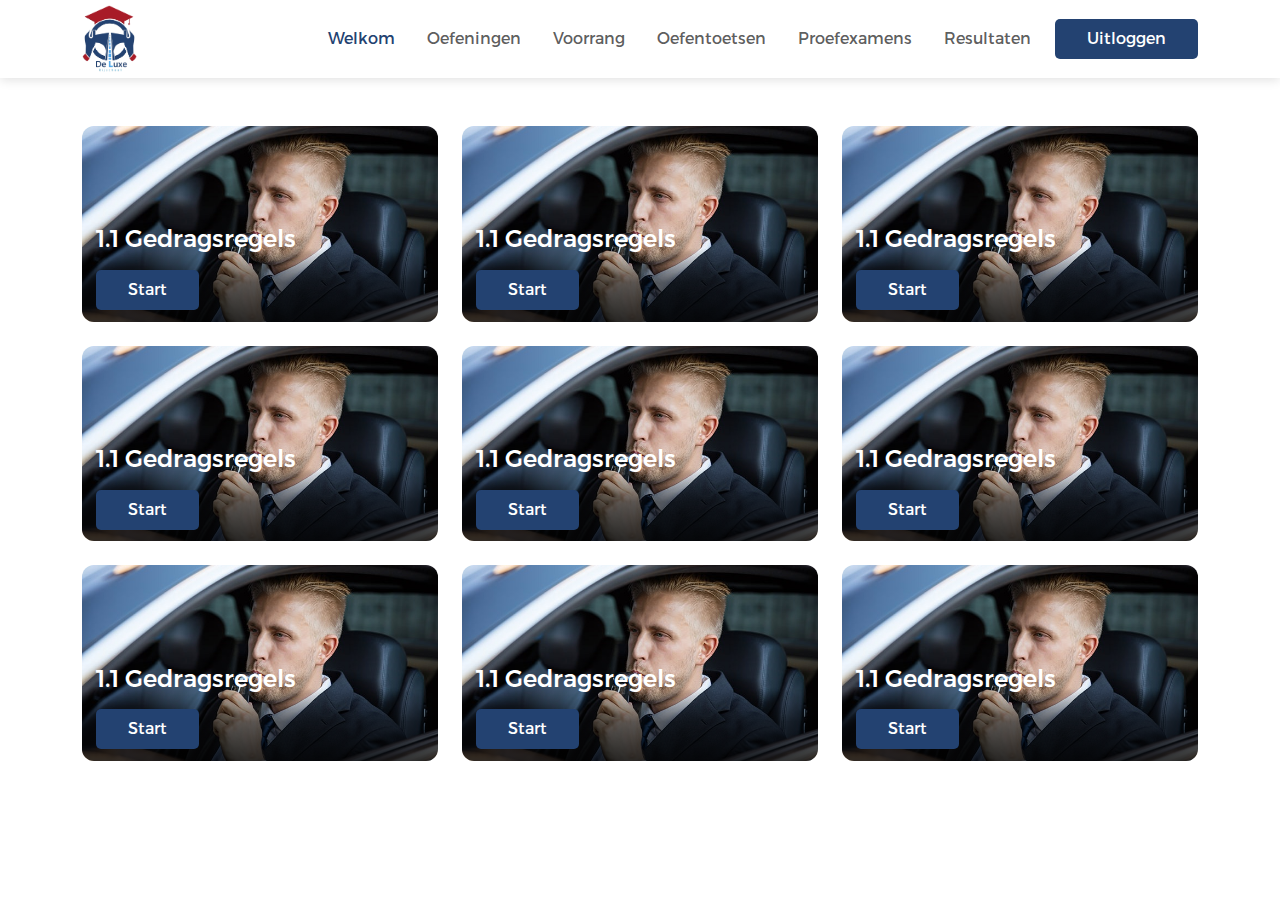
<file: categories/index.html>
<!DOCTYPE html>
<html lang="en">

<head>
    <meta charset="UTF-8" />
    <meta name="viewport" content="width=device-width, initial-scale=1.0" />
    <!-- Css Files -->
    <link href="https://unpkg.com/aos@2.3.1/dist/aos.css" rel="stylesheet" />
    <link rel="stylesheet" href="https://cdn.jsdelivr.net/npm/swiper@11/swiper-bundle.min.css" />
    <link rel="stylesheet" href="../../assets/css/all.min.css" />
    <link rel="stylesheet" href="../../assets/css/bootstrap.min.css" />
    <link rel="stylesheet" href="../../assets/css/style.css" />
    <link rel="preconnect" href="https://fonts.googleapis.com" />
    <link rel="preconnect" href="https://fonts.gstatic.com" crossorigin />
    <link href="https://fonts.googleapis.com/css2?family=Cairo:wght@200..1000&display=swap" rel="stylesheet" />
    <title>Categories</title>
</head>

<body>
    <!-- Start Navbar -->
    <nav class="navbar navbar-expand-lg bg-white p-0 sticky-top">
        <div class="container">
            <a class="navbar-brand logo text-center d-flex align-items-center" href="./index.html">
                <img class="logo-img" src="../assets/img/logo.png" alt="">
            </a>
            <button class="navbar-toggler" type="button" data-bs-toggle="collapse"
                data-bs-target="#navbarSupportedContent" aria-controls="navbarSupportedContent" aria-expanded="false"
                aria-label="Toggle navigation">
                <span class="navbar-toggler-icon"></span>
            </button>
            <div class="collapse navbar-collapse mb-2 mb-lg-0" id="navbarSupportedContent">
                <ul class="navbar-nav ms-auto mb-2 mb-lg-0">
                    <li class="nav-item">
                        <a class="nav-link active" aria-current="page" href="./index.html">Welkom</a>
                    </li>
                    <li class="nav-item">
                        <a class="nav-link" href="./About.html">Oefeningen</a>
                    </li>
                    <li class="nav-item">
                        <a class="nav-link" href="./our-board.html">Voorrang</a>
                    </li>
                    <li class="nav-item">
                        <a class="nav-link" href="./events.html">Oefentoetsen</a>
                    </li>
                    <li class="nav-item">
                        <a class="nav-link" href="./contact-us.html">Proefexamens</a>
                    </li>
                    <li class="nav-item">
                        <a class="nav-link" href="./contact-us.html">Resultaten</a>
                    </li>
                </ul>
                <a href="#" class="main-btn log">Uitloggen</a>
            </div>
        </div>
    </nav>
    <!-- End Navbar -->
    <!-- Start Categories -->
    <div class="categories mt-5">
        <div class="container">
            <div class="row">
                <div class="col-md-6 col-lg-4 mb-4">
                    <a href="#" class="categories-card">
                        <picture>
                            <img src="../assets/img/imag-cat.jpg" alt="" class="mw-100 w-100">
                        </picture>
                        <div class="content d-flex  flex-column gap-3">
                            <h4><span>1.1</span> Gedragsregels</h4>
                            <div class="main-btn">Start</div>
                        </div>
                    </a>
                </div>
                <div class="col-md-6 col-lg-4 mb-4">
                    <a href="#" class="categories-card">
                        <picture>
                            <img src="../assets/img/imag-cat.jpg" alt="" class="mw-100 w-100">
                        </picture>
                        <div class="content d-flex  flex-column gap-3">
                            <h4><span>1.1</span> Gedragsregels</h4>
                            <div class="main-btn">Start</div>
                        </div>
                    </a>
                </div>
                <div class="col-md-6 col-lg-4 mb-4">
                    <a href="#" class="categories-card">
                        <picture>
                            <img src="../assets/img/imag-cat.jpg" alt="" class="mw-100 w-100">
                        </picture>
                        <div class="content d-flex  flex-column gap-3">
                            <h4><span>1.1</span> Gedragsregels</h4>
                            <div class="main-btn">Start</div>
                        </div>
                    </a>
                </div>
                <div class="col-md-6 col-lg-4 mb-4">
                    <a href="#" class="categories-card">
                        <picture>
                            <img src="../assets/img/imag-cat.jpg" alt="" class="mw-100 w-100">
                        </picture>
                        <div class="content d-flex  flex-column gap-3">
                            <h4><span>1.1</span> Gedragsregels</h4>
                            <div class="main-btn">Start</div>
                        </div>
                    </a>
                </div>
                <div class="col-md-6 col-lg-4 mb-4">
                    <a href="#" class="categories-card">
                        <picture>
                            <img src="../assets/img/imag-cat.jpg" alt="" class="mw-100 w-100">
                        </picture>
                        <div class="content d-flex  flex-column gap-3">
                            <h4><span>1.1</span> Gedragsregels</h4>
                            <div class="main-btn">Start</div>
                        </div>
                    </a>
                </div>
                <div class="col-md-6 col-lg-4 mb-4">
                    <a href="#" class="categories-card">
                        <picture>
                            <img src="../assets/img/imag-cat.jpg" alt="" class="mw-100 w-100">
                        </picture>
                        <div class="content d-flex  flex-column gap-3">
                            <h4><span>1.1</span> Gedragsregels</h4>
                            <div class="main-btn">Start</div>
                        </div>
                    </a>
                </div>
                <div class="col-md-6 col-lg-4 mb-4">
                    <a href="#" class="categories-card">
                        <picture>
                            <img src="../assets/img/imag-cat.jpg" alt="" class="mw-100 w-100">
                        </picture>
                        <div class="content d-flex  flex-column gap-3">
                            <h4><span>1.1</span> Gedragsregels</h4>
                            <div class="main-btn">Start</div>
                        </div>
                    </a>
                </div>
                <div class="col-md-6 col-lg-4 mb-4">
                    <a href="#" class="categories-card">
                        <picture>
                            <img src="../assets/img/imag-cat.jpg" alt="" class="mw-100 w-100">
                        </picture>
                        <div class="content d-flex  flex-column gap-3">
                            <h4><span>1.1</span> Gedragsregels</h4>
                            <div class="main-btn">Start</div>
                        </div>
                    </a>
                </div>
                <div class="col-md-6 col-lg-4 mb-4">
                    <a href="#" class="categories-card">
                        <picture>
                            <img src="../assets/img/imag-cat.jpg" alt="" class="mw-100 w-100">
                        </picture>
                        <div class="content d-flex  flex-column gap-3">
                            <h4><span>1.1</span> Gedragsregels</h4>
                            <div class="main-btn">Start</div>
                        </div>
                    </a>
                </div>
            </div>
        </div>
    </div>
    <!-- End Categories -->
    <script src="../assets/js/bootstrap.bundle.min.js"></script>
</body>

</html>
</file>
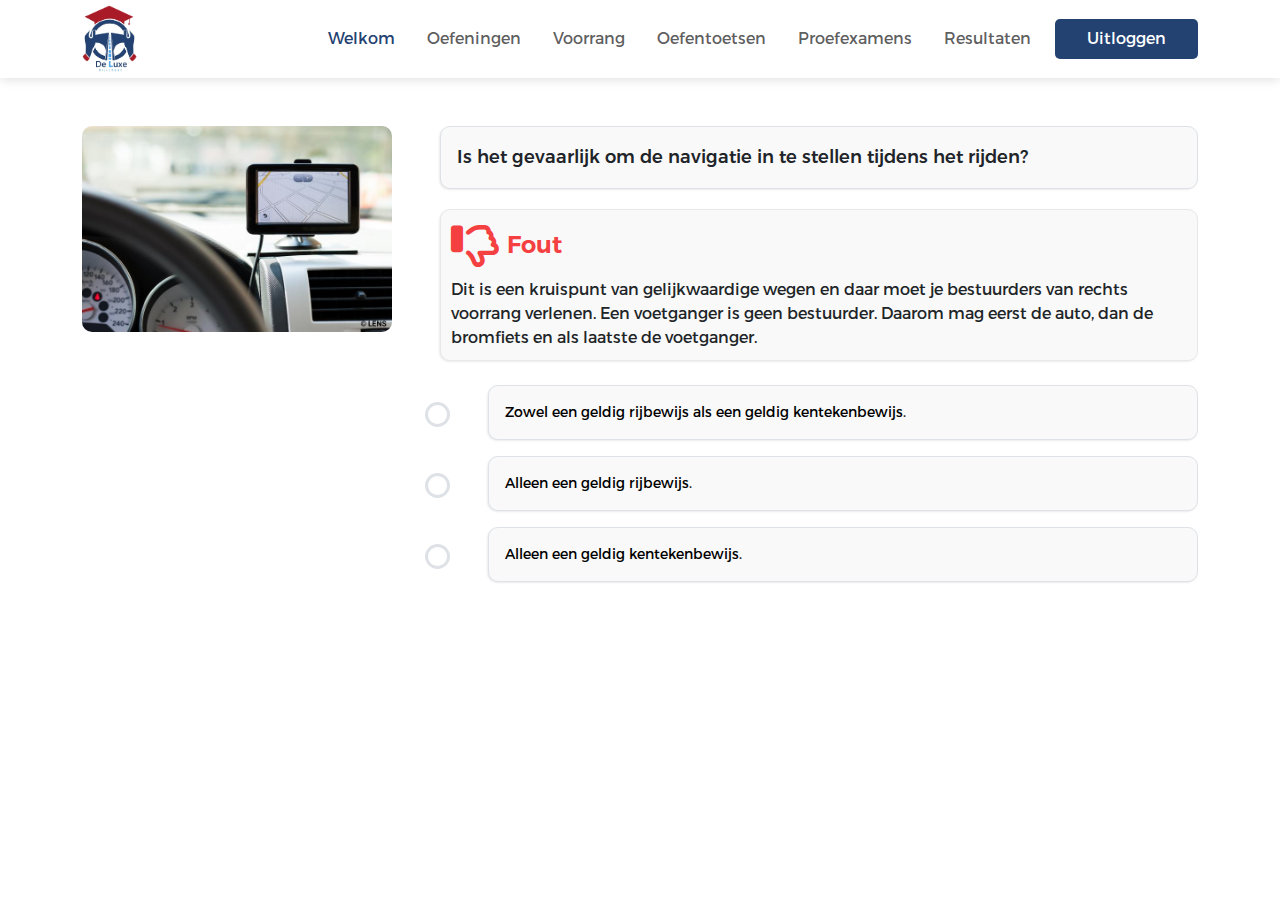
<file: quiz-one/index.html>
<!DOCTYPE html>
<html lang="en">

<head>
    <meta charset="UTF-8" />
    <meta name="viewport" content="width=device-width, initial-scale=1.0" />
    <!-- Css Files -->
    <link href="https://unpkg.com/aos@2.3.1/dist/aos.css" rel="stylesheet" />
    <link rel="stylesheet" href="https://cdn.jsdelivr.net/npm/swiper@11/swiper-bundle.min.css" />
    <link rel="stylesheet" href="../../assets/css/all.min.css" />
    <link rel="stylesheet" href="../../assets/css/bootstrap.min.css" />
    <link rel="stylesheet" href="../../assets/css/style.css" />
    <link rel="preconnect" href="https://fonts.googleapis.com" />
    <link rel="preconnect" href="https://fonts.gstatic.com" crossorigin />
    <link href="https://fonts.googleapis.com/css2?family=Cairo:wght@200..1000&display=swap" rel="stylesheet" />
    <title>Categories</title>
</head>

<body>
    <!-- Start Navbar -->
    <nav class="navbar navbar-expand-lg bg-white p-0 sticky-top">
        <div class="container">
            <a class="navbar-brand logo text-center d-flex align-items-center" href="./index.html">
                <img class="logo-img" src="../assets/img/logo.png" alt="">
            </a>
            <button class="navbar-toggler" type="button" data-bs-toggle="collapse"
                data-bs-target="#navbarSupportedContent" aria-controls="navbarSupportedContent" aria-expanded="false"
                aria-label="Toggle navigation">
                <span class="navbar-toggler-icon"></span>
            </button>
            <div class="collapse navbar-collapse mb-2 mb-lg-0" id="navbarSupportedContent">
                <ul class="navbar-nav ms-auto mb-2 mb-lg-0">
                    <li class="nav-item">
                        <a class="nav-link active" aria-current="page" href="./index.html">Welkom</a>
                    </li>
                    <li class="nav-item">
                        <a class="nav-link" href="./About.html">Oefeningen</a>
                    </li>
                    <li class="nav-item">
                        <a class="nav-link" href="./our-board.html">Voorrang</a>
                    </li>
                    <li class="nav-item">
                        <a class="nav-link" href="./events.html">Oefentoetsen</a>
                    </li>
                    <li class="nav-item">
                        <a class="nav-link" href="./contact-us.html">Proefexamens</a>
                    </li>
                    <li class="nav-item">
                        <a class="nav-link" href="./contact-us.html">Resultaten</a>
                    </li>
                </ul>
                <a href="#" class="main-btn log">Uitloggen</a>
            </div>
        </div>
    </nav>
    <!-- End Navbar -->
    <!-- Start Quiz-->
    <div class="quiz mt-5">
        <div class="container">
            <div class="quiz-details d-flex justify-content-center gap-5">
                <picture>
                    <img src="../assets/img/quiz-pic.jpeg" alt="" class="mw-100 w-100">
                </picture>
                <div class="quiz-content">
                    <div class="head-quiz">
                        <h5>Is het gevaarlijk om de navigatie in te stellen tijdens het rijden?</h5>
                    </div>
                    <div class="explanation incorrect">
                        <div class="explanation-content"><!---->
                            <div class="lead d-flex align-items-center gap-2 mb-2">
                                <i class="fa-regular fa-thumbs-up"></i>
                                <span>

                                    Fout
                                </span>
                            </div>
                            <div class="explanation-text read-aloud-text"><span>Dit is een kruispunt van gelijkwaardige
                                    wegen en daar moet je bestuurders van rechts voorrang verlenen. Een voetganger is
                                    geen bestuurder. Daarom mag eerst de auto, dan de bromfiets en als laatste de
                                    voetganger.</span></div>
                        </div>
                    </div>
                    <div class="head-choose d-flex flex-column gap-3 mt-4">
                        <button>
                            <p>Zowel een geldig rijbewijs als een geldig kentekenbewijs.</p>
                        </button>
                        <button>
                            <p>Alleen een geldig rijbewijs.</p>
                        </button>
                        <button>
                            <p>Alleen een geldig kentekenbewijs.</p>
                        </button>
                    </div>
                </div>
            </div>
        </div>
    </div>
    <!-- End Quiz-->
    <script src="../assets/js/bootstrap.bundle.min.js"></script>
</body>

</html>
</file>
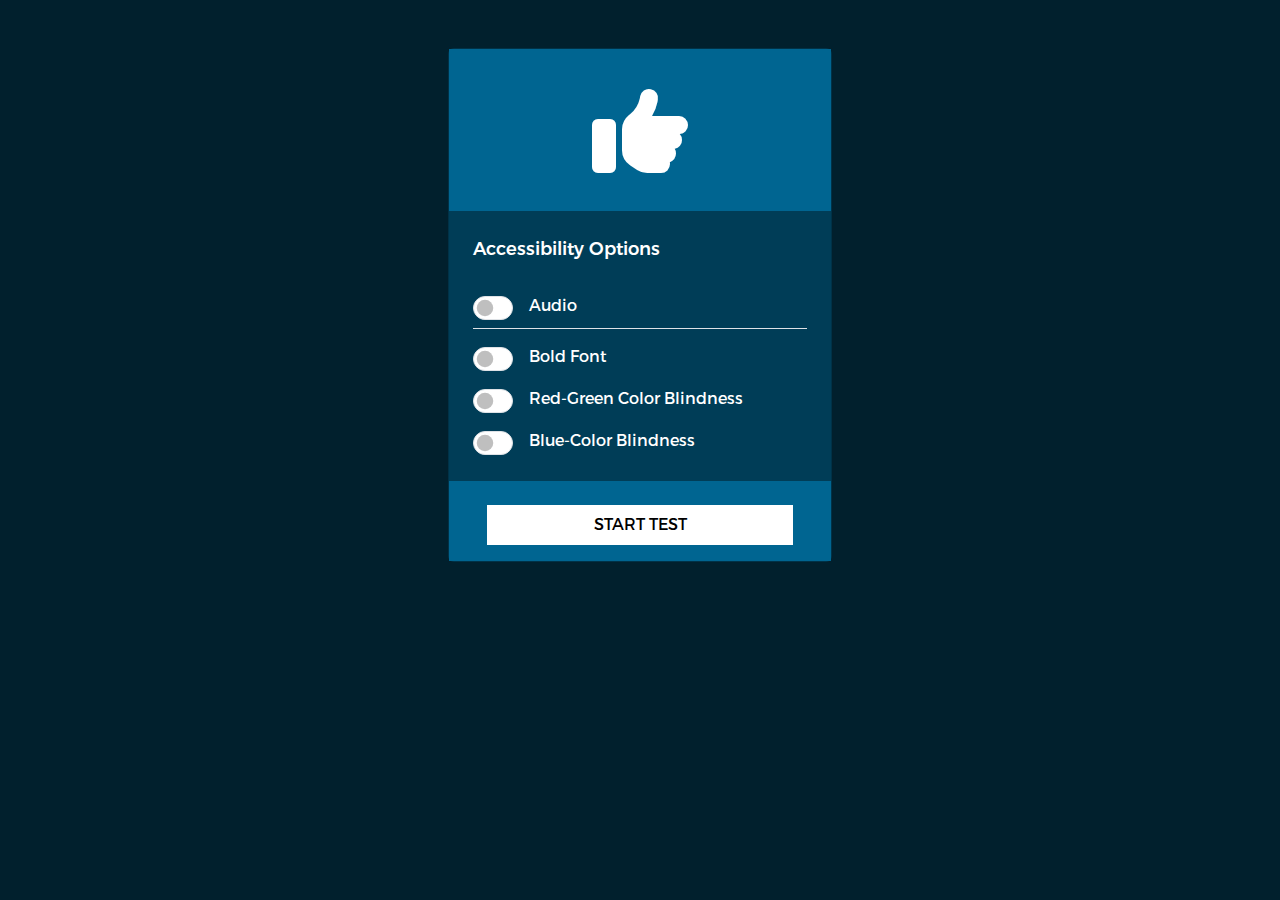
<file: accessibility-options.html>
<!DOCTYPE html>
<html lang="en">

<head>
    <meta charset="UTF-8" />
    <meta name="viewport" content="width=device-width, initial-scale=1.0" />
    <!-- Css Files -->
    <link href="https://unpkg.com/aos@2.3.1/dist/aos.css" rel="stylesheet" />
    <link rel="stylesheet" href="https://cdn.jsdelivr.net/npm/swiper@11/swiper-bundle.min.css" />
    <link rel="stylesheet" href="../../assets/css/all.min.css" />
    <link rel="stylesheet" href="../../assets/css/bootstrap.min.css" />
    <link rel="stylesheet" href="../../assets/css/style.css" />
    <link rel="stylesheet" href="../../assets/css/accessibility-options.css" />
    <link rel="preconnect" href="https://fonts.googleapis.com" />
    <link rel="preconnect" href="https://fonts.gstatic.com" crossorigin />
    <link href="https://fonts.googleapis.com/css2?family=Cairo:wght@200..1000&display=swap" rel="stylesheet" />
    <title>Accessibility Options</title>
</head>

<body>
    <section class="accessibility-page ">
        <div class="contianer">
            <div class="card bg-secondary p-4 d-flex flex-column m-auto ">
                <div class="icon-like mb-4 d-flex justify-content-center align-items-center">
                    <i class="fa-solid fa-thumbs-up"></i>
                </div>
                <div class="data-access px-4 pb-4 d-flex flex-column gap-1">
                    <h5 class="mb-4">Accessibility Options</h5>
                    <div class="form-check form-switch border-bottom pb-2 d-flex align-items-center gap-3">
                        <input class="form-check-input" type="checkbox" id="audio">
                        <label class="form-check-label" for="audio">Audio</label>
                    </div>
                    <div class="form-check form-switch mt-2 d-flex align-items-center gap-3">
                        <input class="form-check-input" type="checkbox" id="bold-font">
                        <label class="form-check-label" for="bold-font">Bold Font</label>
                    </div>
                    <div class="form-check form-switch mt-2 d-flex align-items-center gap-3">
                        <input class="form-check-input" type="checkbox" id="red-green">
                        <label class="form-check-label" for="red-green">Red-Green Color Blindness</label>
                    </div>
                    <div class="form-check form-switch mt-2 d-flex align-items-center gap-3">
                        <input class="form-check-input" type="checkbox" id="blue-color">
                        <label class="form-check-label" for="blue-color">Blue-Color Blindness</label>
                    </div>
                </div>
                <div class="bg-btn">
                    <a href="#" class="button mt-4 border-0 py-2 d-flex justify-content-center"
                        onclick="startTest()">START
                        TEST</a>
                </div>
            </div>
        </div>
    </section>
    <script src="../assets/js/bootstrap.bundle.min.js"></script>
    <script>
        const redGreenCheckbox = document.getElementById('red-green');
        const blueColorCheckbox = document.getElementById('blue-color');
        const boldFontCheckbox = document.getElementById('bold-font');

        redGreenCheckbox.addEventListener('change', function () {
            if (redGreenCheckbox.checked) {
                document.body.classList.add('red-green-bg-color');
                document.body.classList.remove('blue-bg-color');
                blueColorCheckbox.checked = false;
            } else {
                document.body.classList.remove('red-green-bg-color');
            }
        });

        blueColorCheckbox.addEventListener('change', function () {
            if (blueColorCheckbox.checked) {
                document.body.classList.add('blue-bg-color');
                document.body.classList.remove('red-green-bg-color');
                redGreenCheckbox.checked = false;
            } else {
                document.body.classList.remove('blue-bg-color');
            }
        });

        boldFontCheckbox.addEventListener('change', function () {
            if (boldFontCheckbox.checked) {
                document.body.style.fontWeight = 'bold';
            } else {
                document.body.style.fontWeight = '';
            }
        });

        function startTest() {
            alert('Test started with selected options!');
        }
    </script>
</body>

</html>
</file>
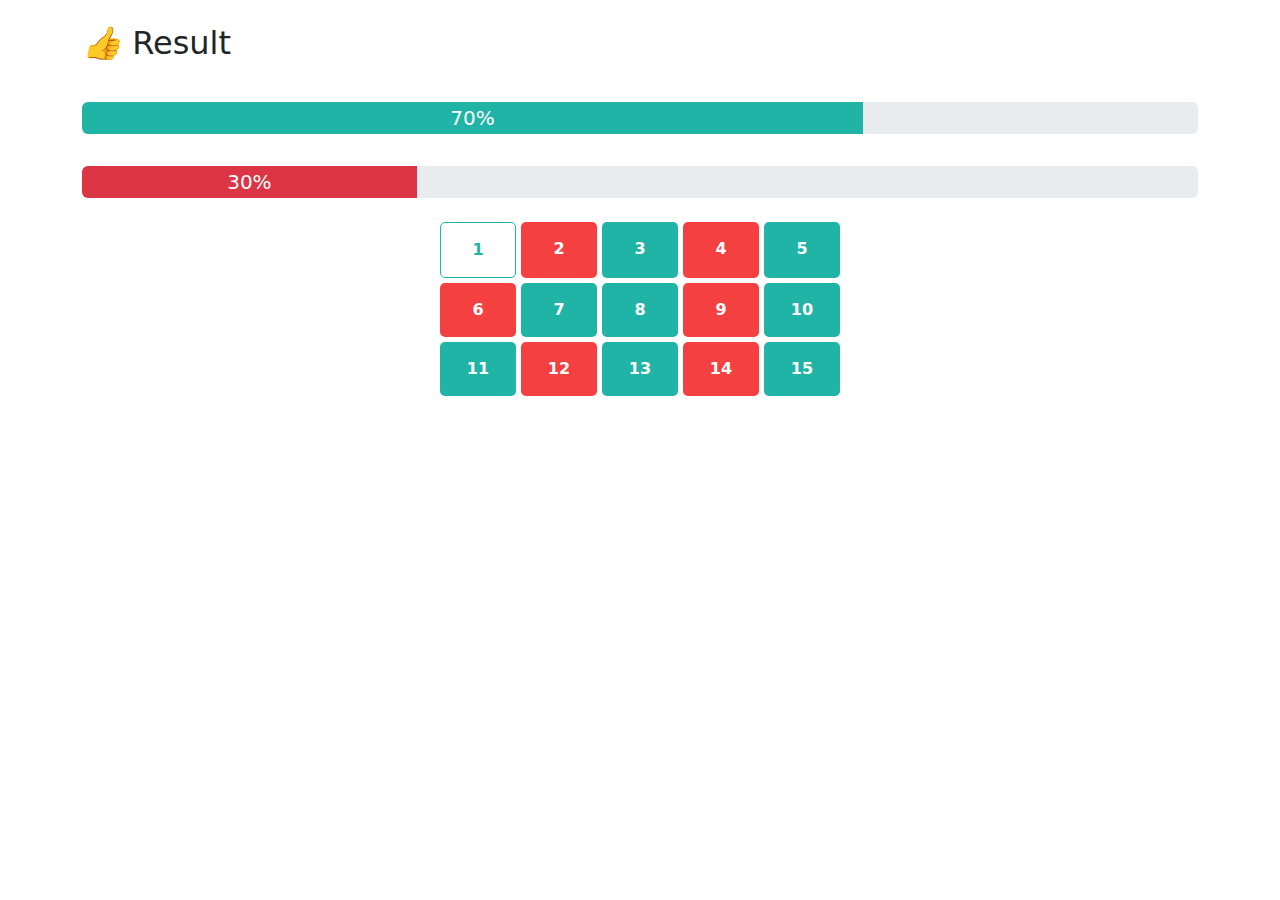
<file: calender-exam.html>
<!DOCTYPE html>
<html lang="ar">

<head>
    <meta charset="UTF-8">
    <meta name="viewport" content="width=device-width, initial-scale=1.0">
    <title>تقويم الامتحان</title>
    <link href="https://cdn.jsdelivr.net/npm/bootstrap@5.3.0/dist/css/bootstrap.min.css" rel="stylesheet">
    <style>
        .calendar {
            display: grid;
            grid-template-columns: repeat(5, 1fr);
            gap: 5px;
            max-width: 400px;
            margin: auto;
            text-align: center;
        }

        .day {
            padding: 15px;
            border-radius: 5px;
            font-weight: bold;
        }

        .correct {
            background-color: #1fb4a6;
            color: white;
        }

        .incorrect {
            background-color: #f54042;
            color: white;
        }

        .bookmark {
            color: #1fb4a6;
            background-color: transparent;
            border: 1px solid #1fb4a6;
        }

        .progress {
            height: 2rem;
        }

        .progress .progress-bar {
            background-color: #1fb4a6;

        }
    </style>
</head>

<body class="p-4">
    <div class="container ">
        <h2>
            <i class="thumb-up">👍</i>
            <!-- <i class="thumb-down">👎</i> -->
            Result
        </h2>
        <!-- شريط التقدم -->
        <div class="my-3">
            <label></label>
            <div class="progress mb-2">
                <div class="progress-bar" style="width: 70%;">
                    <h5 class="mb-0">70%</h5>
                </div>
            </div>
            <label></label>
            <div class="progress">
                <div class="progress-bar bg-danger" style="width: 30%;">
                    <h5 class="mb-0">30%</h5>
                </div>
            </div>
        </div>

        <!-- التقويم -->
        <div class="calendar mt-4">
            <a href="#" class="day bookmark text-decoration-none  ">1</a>
            <a href="#" class="day incorrect text-decoration-none ">2</a>
            <a href="#" class="day correct text-decoration-none ">3</a>
            <a href="#" class="day incorrect text-decoration-none ">4</a>
            <a href="#" class="day correct text-decoration-none ">5</a>
            <a href="#" class="day incorrect text-decoration-none ">6</a>
            <a href="#" class="day correct text-decoration-none ">7</a>
            <a href="#" class="day correct text-decoration-none ">8</a>
            <a href="#" class="day incorrect text-decoration-none ">9</a>
            <a href="#" class="day correct text-decoration-none ">10</a>
            <a href="#" class="day correct text-decoration-none ">11</a>
            <a href="#" class="day incorrect text-decoration-none ">12</a>
            <a href="#" class="day correct text-decoration-none ">13</a>
            <a href="#" class="day incorrect text-decoration-none ">14</a>
            <a href="#" class="day correct text-decoration-none ">15</a>
        </div>
    </div>

    <script src="https://cdn.jsdelivr.net/npm/bootstrap@5.3.0/dist/js/bootstrap.bundle.min.js"></script>
</body>

</html>
</file>
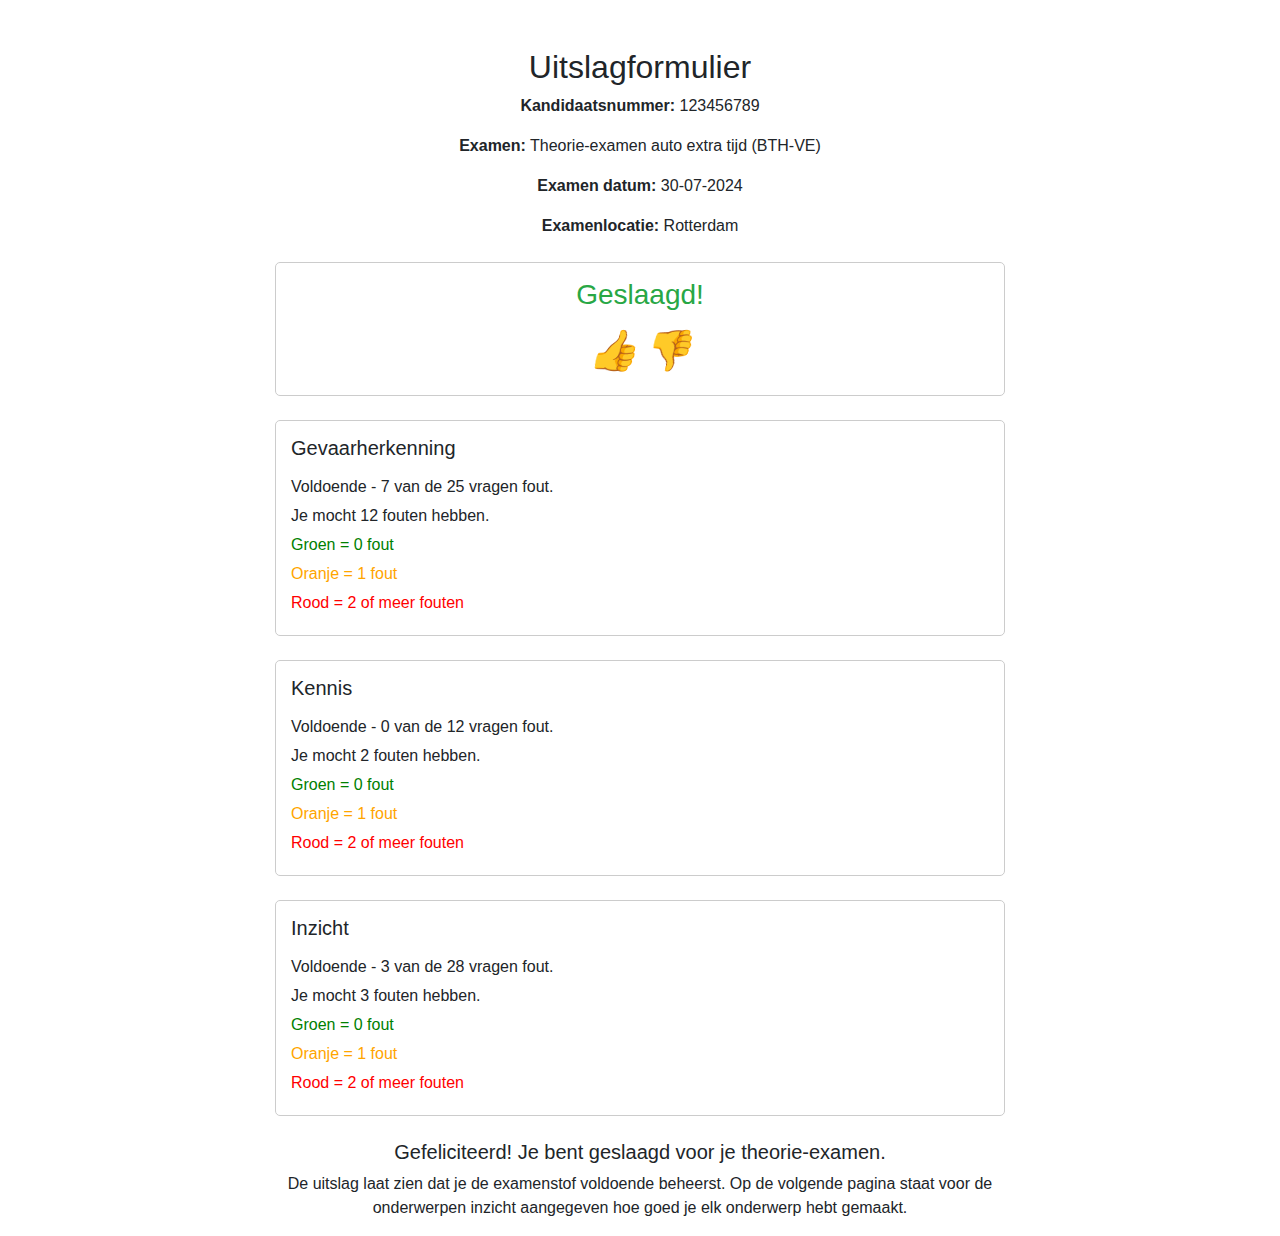
<file: result.html>
<!DOCTYPE html>
<html lang="en">

<head>
    <meta charset="UTF-8">
    <meta name="viewport" content="width=device-width, initial-scale=1.0">
    <link rel="stylesheet" href="./assets/css/result.css">
    <title>Theory Exam Result</title>
    <link href="https://stackpath.bootstrapcdn.com/bootstrap/4.5.2/css/bootstrap.min.css" rel="stylesheet">
    <style>

    </style>
</head>

<body>

    <div class="container mt-5">
        <div class="header">
            <h2>Uitslagformulier</h2>
            <p><strong>Kandidaatsnummer:</strong> 123456789</p>
            <p><strong>Examen:</strong> Theorie-examen auto extra tijd (BTH-VE)</p>
            <p><strong>Examen datum:</strong> 30-07-2024</p>
            <p><strong>Examenlocatie:</strong> Rotterdam</p>
        </div>

        <div class="row justify-content-center mt-4">
            <div class="col-md-8">
                <div class="status-box text-center">
                    <h3 class="text-success">Geslaagd!</h3>
                    <i class="thumb-up">👍</i>
                    <i class="thumb-down">👎</i>
                </div>
            </div>
        </div>

        <div class="row justify-content-center mt-4">
            <div class="col-md-8">
                <div class="status-box">
                    <h5>Gevaarherkenning</h5>
                    <p>Voldoende - 7 van de 25 vragen fout.</p>
                    <p>Je mocht 12 fouten hebben.</p>
                    <p class="green-text">Groen = 0 fout</p>
                    <p class="orange-text">Oranje = 1 fout</p>
                    <p class="red-text">Rood = 2 of meer fouten</p>
                </div>

                <div class="status-box mt-4">
                    <h5>Kennis</h5>
                    <p>Voldoende - 0 van de 12 vragen fout.</p>
                    <p>Je mocht 2 fouten hebben.</p>
                    <p class="green-text">Groen = 0 fout</p>
                    <p class="orange-text">Oranje = 1 fout</p>
                    <p class="red-text">Rood = 2 of meer fouten</p>
                </div>

                <div class="status-box mt-4">
                    <h5>Inzicht</h5>
                    <p>Voldoende - 3 van de 28 vragen fout.</p>
                    <p>Je mocht 3 fouten hebben.</p>
                    <p class="green-text">Groen = 0 fout</p>
                    <p class="orange-text">Oranje = 1 fout</p>
                    <p class="red-text">Rood = 2 of meer fouten</p>
                </div>
            </div>
        </div>

        <div class="row justify-content-center mt-4">
            <div class="col-md-8">
                <div class="text-center">
                    <h5>Gefeliciteerd! Je bent geslaagd voor je theorie-examen.</h5>
                    <p>De uitslag laat zien dat je de examenstof voldoende beheerst. Op de volgende pagina staat voor de
                        onderwerpen inzicht aangegeven hoe goed je elk onderwerp hebt gemaakt.</p>
                </div>
            </div>
        </div>
    </div>

    <script src="https://code.jquery.com/jquery-3.5.1.slim.min.js"></script>
    <script src="https://cdn.jsdelivr.net/npm/@popperjs/core@2.5.3/dist/umd/popper.min.js"></script>
    <script src="https://stackpath.bootstrapcdn.com/bootstrap/4.5.2/js/bootstrap.min.js"></script>

</body>

</html>
</file>
<file: assets/css/style.css>
/* Start Global Rules */
:root {
  --main-color: #234271;
  --sec-color: #a81b27;
  --bg-color: #4ba8ed;
  --main-radius: 15px;
  --main-transition: 0.2s;
}

* {
  -webkit-box-sizing: border-box;
  -moz-box-sizing: border-box;
  box-sizing: border-box;
  padding: 0;
  margin: 0;
}

body {
  font-family: "Montserrat Arabic";
}

p {
  margin: 0;
}

ul {
  list-style: none;
}

i {
  margin-top: 2px;
}

.btn i {
  padding-top: 0 !important;
}

@media (max-width: 768px) {
  ul {
    padding: 0;
  }
}

a {
  text-decoration: none;
}

.whatsapp {
  position: fixed;
  bottom: 2%;
  left: 2%;
  z-index: 999;
  background-color: rgb(77, 194, 71) !important;
  width: 50px;
  height: 50px;
  border-radius: 50%;
}

.whatsapp i {
  color: white;
  font-size: 2rem;
}

h1 {
  position: relative;
  color: #331b41;
  font-size: 36px;
  font-weight: 700;
}

h5 {
  font-size: 18px;
  line-height: 1.6;
}

@media (max-width: 768px) {
  h1 {
    font-size: 26px;
  }
}

h1::before {
  content: "";
  position: absolute;
  height: 6px;
  width: 82px;
  right: 0;
  background-color: var(--main-color);
  bottom: -20px;
}

h1,
h2,
h3,
h4,
h5,
h6 {
  margin: 0;
}

p {
  font-size: 14px;
}

.head p {
  color: var(--first-color);
  font-size: 18px;
}

@media (max-width: 768px) {
  .head p {
    font-size: 16px;
  }
}

.btn {
  height: 48px;
  border: none;
}

.btn:hover {
  background: var(--gradient-color);
  border: 0;
}

.btn i {
  margin-top: 5px;
}

/* End Global Rules */
/* Start Navbar */
.navbar {
  background-color: var(--sec-color);
  -webkit-box-shadow: 0px -20px 20px 0 rgba(0, 0, 0, 0.16),
    0 2px 10px 0 rgba(0, 0, 0, 0.12);
  box-shadow: 0px -20px 20px 0 rgba(0, 0, 0, 0.16),
    0 2px 10px 0 rgba(0, 0, 0, 0.12);
}

.navbar .logo {
  width: 55px;
}

.navbar-collapse .log {
  margin-left: 1rem;
}

@media (max-width: 991px) {
  .navbar-collapse {
    padding-bottom: 1rem;
  }

  .navbar-collapse .log {
    margin-left: 0;
    margin-bottom: 1rem;
  }
}

.navbar .logo .logo-img {
  max-width: 100%;
}

.navbar-nav {
  gap: 1rem;
}

@media (max-width: 992px) {
  .navbar-nav {
    gap: unset;
  }
}

.navbar-nav .nav-link.active,
.navbar-nav .nav-link.show,
.navbar-nav .nav-link:hover {
  color: var(--main-color);
}

.navbar-nav li a {
  transition: 0.3s;
}

.navbar-nav li a:hover {
  color: var(--first-color);
}

.up-coming {
  background-color: var(--first-color);
  width: fit-content;
  margin: auto;
  padding: 10px 20px;
  transition: 0.3s;
}

.up-coming:hover {
  background-color: var(--third-color);
}

/* End Navbar */
/* Fonts */
@font-face {
  font-family: "Montserrat Arabic";
  src: url("../fonts/fonts/Montserrat-Arabic-Black-900.otf") format("opentype");
  font-weight: 900;
  font-style: normal;
}

@font-face {
  font-family: "Montserrat Arabic";
  src: url("../fonts/fonts/Montserrat-Arabic-ExtraBold-800.otf")
    format("opentype");
  font-weight: 800;
  font-style: normal;
}

@font-face {
  font-family: "Montserrat Arabic";
  src: url("../fonts/fonts/Montserrat-Arabic-Bold-700.otf") format("opentype");
  font-weight: 700;
  font-style: normal;
}

@font-face {
  font-family: "Montserrat Arabic";
  src: url("../fonts/fonts/Montserrat-Arabic-SemiBold-600.otf")
    format("opentype");
  font-weight: 600;
  font-style: normal;
}

@font-face {
  font-family: "Montserrat Arabic";
  src: url("../fonts/fonts/Montserrat-Arabic-Medium-500.otf") format("opentype");
  font-weight: 500;
  font-style: normal;
}

@font-face {
  font-family: "Montserrat Arabic";
  src: url("../fonts/fonts/Montserrat-Arabic-Regular-400.otf")
    format("opentype");
  font-weight: 400;
  font-style: normal;
}

@font-face {
  font-family: "Montserrat Arabic";
  src: url("../fonts/fonts/Montserrat-Arabic-Light-300.otf") format("opentype");
  font-weight: 300;
  font-style: normal;
}

@font-face {
  font-family: "Montserrat Arabic";
  src: url("../fonts/fonts/Montserrat-Arabic-ExtraLight-275.otf")
    format("opentype");
  font-weight: 275;
  font-style: normal;
}

@font-face {
  font-family: "Montserrat Arabic";
  src: url("../fonts/fonts/Montserrat-Arabic-Thin-250.otf") format("opentype");
  font-weight: 250;
  font-style: normal;
}

/* Start Contact */
.form-container .box {
  height: 234px;
  width: 261px;
}

.login .pic {
  height: 100vh;
  background-color: #fafafa;
}

.login .pic img {
  width: 85%;
}

.login .pic-sign {
  height: 100% !important;
}

@media (max-width: 992px) {
  .login .pic {
    display: none !important;
  }
}

.login .sm-pic {
  width: 150px;
  padding: 10px;
  border-radius: 10px;
}

.form-container {
  width: 70%;
  margin: auto;
}

@media (max-width: 768px) {
  .form-container {
    width: 90%;
  }
}

.contact-info form input:not(:last-child),
.form-container form input:not(:last-child),
.check,
.form-container form select,
.form-container form .input {
  height: 55px;
  color: #bebebe !important;
  font-size: 18px;
  border-radius: 0px;
  outline: none !important;
  font-size: 15px;
  box-shadow: -1px 1px 2px 0px rgb(0 0 0 / 8%);
  -webkit-box-shadow: -1px 1px 2px 0px rgb(0 0 0 / 8%);
}

.contact-info form input:not(:last-child),
.form-container form input:not(:last-child) {
  box-shadow: none;
  height: 56px;
}

.form-container form input::placeholder {
  color: #bebebe;
}

.form-container .radio-ch {
  height: 16px !important;
}

.form-container form .input {
  height: 60px;
}

.form-container form .input,
.form-container form input {
  background: #f9f9f9 !important;
  border-radius: 14px;
}

.form-container form textarea {
  background: #f9f9f9 !important;
  color: #bebebe !important;
  font-size: 18px;
  border-radius: 0px;
  -webkit-box-shadow: none !important;
  box-shadow: none !important;
  outline: none !important;
  -webkit-box-shadow: none !important;
  box-shadow: none !important;
  font-size: 15px;
  height: 138px;
  border-radius: 14px;
}

.form-container form input:focus,
.form-container form textarea:focus {
  border-color: black;
  outline: none;
  box-shadow: 0 1px 0 -1px var(--first-color);
}

.form-container .pic img {
  height: 588px;
  object-fit: cover;
}

.form-container .message {
  background-color: var(--main-color) !important;
  color: white !important;
}

.form-container .message:hover {
  background: var(--gradient-color) !important;
}

.form-container #contactButton {
  background-color: var(--main-color) !important;
  color: white !important;
}

.form-container #contactButton:hover {
  background: #000 !important;
}

@media (max-width: 992px) {
  .form-container .pic img {
    display: none;
  }
}

/* .form-container .facebook:hover {
  background: #0d6efd !important;
} */
.form-container .google:hover {
  background: white !important;
}

.form-container .facebook:focus,
.form-container .facebook:focus-visible,
.form-container .facebook:active {
  color: white;
}

.form-container .new {
  text-decoration: none;
  color: var(--main-color);
}

.form-container .new:hover {
  text-decoration: underline;
}

.form-container .contact-info .more {
  top: -10%;
  left: 5%;
  background-color: white;
  font-size: 14px;
}

.form-container .contact-info i {
  font-size: 20px;
  width: 40px;
  height: 40px;
}

.form-container .or span {
  background-color: white;
}

.form-container .or::before {
  content: "";
  position: absolute;
  width: 100%;
  height: 1px;
  background-color: hsl(0deg 0% 0% / 15%);
}

.land-contact .x-twitter {
  width: 49px;
  height: 48px;
  top: 107.01px;
  left: 600px;
  gap: 0px;
  opacity: 0px;
}

.land-contact .insta {
  width: 48px;
  height: 48px;
  top: 435.01px;
  left: 143px;
  gap: 0px;
  opacity: 0px;
}

.land-contact .youtube {
  width: 48px;
  height: 48px;
  top: 136.01px;
  left: 154px;
  gap: 0px;
  opacity: 0px;
  z-index: 99;
}

.land-contact .facebook {
  width: 37.14px;
  height: 37.14px;
  top: 388px;
  left: 705.14px;
  gap: 0px;
  opacity: 0px;
}

.land-contact .dot-one {
  width: 10px;
  height: 11px;
  top: 493.01px;
  left: 135px;
  gap: 0px;
  opacity: 0px;
}

.land-contact .dots-one {
  width: 57.94px;
  height: 50.43px;
  top: 92.66px;
  left: 202.18px;
  gap: 0px;
  opacity: 0px;
}

.land-contact .dots-two {
  width: 57.94px;
  height: 50.43px;
  top: 567.96px;
  left: 616.32px;
  gap: 0px;
  opacity: 0px;
}

.land-contact .star-one {
  width: 19px;
  height: 20px;
  top: 398.01px;
  left: 390px;
  gap: 0px;
  opacity: 0px;
}

.land-contact .star-three {
  width: 16.71px;
  height: 16.71px;
  top: 300.21px;
  left: 615.64px;
  gap: 0px;
  opacity: 0px;
}

.land-contact .pic-one {
  position: absolute;
  top: 142.01px;
  left: 478px;
}

.land-contact .pic-two {
  position: absolute;
  width: 476.38px;
  height: 317.58px;
  top: 83px;
  left: 60.55px;
  gap: 0px;
  opacity: 0px;
}

.land-contact .pic-three {
  position: absolute;
  width: 395.91px;
  height: 310.07px;
  top: 287.93px;
  left: 348.09px;
  gap: 0px;
  opacity: 0px;
}

.land-contact .pic-four {
  position: absolute;
  width: 161px;
  height: 161px;
  top: 437.01px;
  left: 187px;
  gap: 0px;
  border-radius: 100px 0px 0px 0px;
  opacity: 0px;
}

.form-container form .star-four {
  width: 9.29px;
  height: 9.29px;
  top: 65px;
  left: 255px;
  gap: 0px;
  opacity: 0px;
}

.form-container form .star-one {
  width: 16.71px;
  height: 16.71px;
  top: 232px;
  left: -8%;
  gap: 0px;
  opacity: 0px;
}

.form-container form .star-three {
  width: 16.71px;
  height: 16.71px;
  top: 215px;
  left: 675px;
  gap: 0px;
  opacity: 0px;
}

.forms #contactButton {
  color: white;
  background: unset !important;
}

.forms #contactButton:hover {
  color: white;
  background: unset !important;
}

/* End Contact */

/* Start Categories */
.categories picture {
  display: block;
  border-radius: 0.75rem;
  overflow: hidden;
}

.categories picture img {
  aspect-ratio: 2 / 1.1;
  object-fit: contain;
}

.categories .categories-card {
  position: relative;
  overflow: hidden;
}

.categories .categories-card::before {
  content: "";
  background: linear-gradient(
    180deg,
    rgba(0, 0, 0, 0) 6.69%,
    rgba(0, 0, 0, 0.6) 49.62%,
    rgba(0, 0, 0, 0.8) 100%
  );
  position: absolute;
  bottom: 0;
  height: 40%;
  left: 0;
  width: 100%;
  z-index: 2;
  transition: 0.3s;
  border-radius: 0.75rem;
}

.categories .categories-card:hover::before {
  height: 60%;
}

.categories .categories-card .content {
  position: absolute;
  bottom: 6%;
  inset-inline-start: 4%;
  color: #fff;
  z-index: 2;
}

.main-btn {
  background-color: var(--main-color);
  width: fit-content;
  padding: 0.5rem 2rem;
  border-radius: 5px;
  transition: 0.3s ease;
  color: #fff;
}

.main-btn:hover {
  background-color: var(--sec-color);
  color: #fff;
}

/* End Categories */
/* Start Quiz */
.quiz .head-quiz,
.quiz button {
  background: #f9f9f9 !important;
  box-shadow: -1px 1px 2px 0px rgb(0 0 0 / 8%);
  border: var(--bs-border-width) solid var(--bs-border-color);
  padding: 1rem;
  border-radius: 10px;
}
.quiz button {
  position: relative;
  margin-inline-start: 3rem;
  text-align: left;
  transition: 0.2s;
}
.quiz button::before {
  content: "";
  position: absolute;
  inset-inline-start: -9%;
  width: 25px;
  height: 25px;
  border: 3px solid var(--bs-border-color);
  border-radius: 50%;
  transition: 0.2s;
}
.quiz button:hover,
.quiz button:hover::before {
  background: var(--main-color) !important;
  color: #fff;
}
.quiz img {
  border-radius: 10px;
}
/* End Quiz */
textarea.form-control {
  background: #f9f9f9 !important;
  box-shadow: -1px 1px 2px 0px rgb(0 0 0 / 8%);
}
/* =========== */
.explanation-content {
  background-color: #f9f9f9;
  border: 1px solid #e8e8e8;
  color: #212528;
  padding: 10px;
  border-radius: 10px;
  margin-top: 20px;
  margin-bottom: 20px;
  box-shadow: -1px 1px 2px 0px rgb(0 0 0 / 8%);
}
.explanation.correct .lead {
  color: #1fb4a6;
}
.explanation.incorrect .lead {
  color: #f54042;
}
.explanation .lead i {
  font-size: 48px;
}
.explanation.incorrect .lead i {
  transform: rotate(180deg) scaleX(-1);
}
.explanation .lead span {
  font-size: 24px;
  font-weight: 600;
}
</file>
<file: assets/css/accessibility-options.css>
body {
  height: 100vh;
  background-color: #01202d;
  padding-top: 3rem;
}
body .contianer {
  display: flex;
  justify-content: center;
  align-items: center;
}
body .card {
  color: #fff;
  padding: 0 !important;
  width: 30%;
  background-color: #003d57 !important;
}
body .icon-like,
body .button {
  background-color: #006591;
}
body .bg-btn {
  background-color: #006591;
  display: flex;
  justify-content: center;
  align-items: center;
}
body .button {
  color: #000;
  width: 80%;
  margin: 0 auto 1rem auto;
  background-color: #fff;
  margin: 0 auto 1rem auto;
}
body .button:hover {
  background-color: #fff;
  color: #000;
}
body .icon-like i {
  font-size: 6rem;
  color: #fff;
  padding-block: 2rem;
}
.form-switch .form-check-input {
  width: 2.5em;
  height: 1.5em;
}
.blue-bg-color {
  background-color: #052c30;
}
.blue-bg-color .icon-like,
.blue-bg-color .bg-btn {
  background-color: #0a565e;
}
.blue-bg-color .card {
  background-color: #084147 !important;
}
.blue-bg-color .form-check-input:checked {
  background-color: #1fb4a6;
  border-color: #1fb4a6;
}
.red-green-bg-color {
  background-color: #2c3550 !important;
}
.red-green-bg-color .icon-like,
.red-green-bg-color .bg-btn {
  background-color: #516191;
}
.red-green-bg-color .card {
  background-color: #3f4b70 !important;
}
.red-green-bg-color .form-check-input:checked {
  background-color: #baab2c;
  border-color: #baab2c;
}
</file>
<file: assets/css/result.css>
.thumb-up {
  font-size: 40px;
  color: green;
}

.thumb-down {
  font-size: 40px;
  color: red;
}

.status-box {
  border: 1px solid #ccc;
  padding: 15px;
  border-radius: 5px;
}

.status-box h5 {
  margin-bottom: 15px;
}

.status-box p {
  margin: 5px 0;
}

.green-text {
  color: green;
}

.orange-text {
  color: orange;
}

.red-text {
  color: red;
}

.header {
  text-align: center;
  margin-top: 20px;
}
</file>
